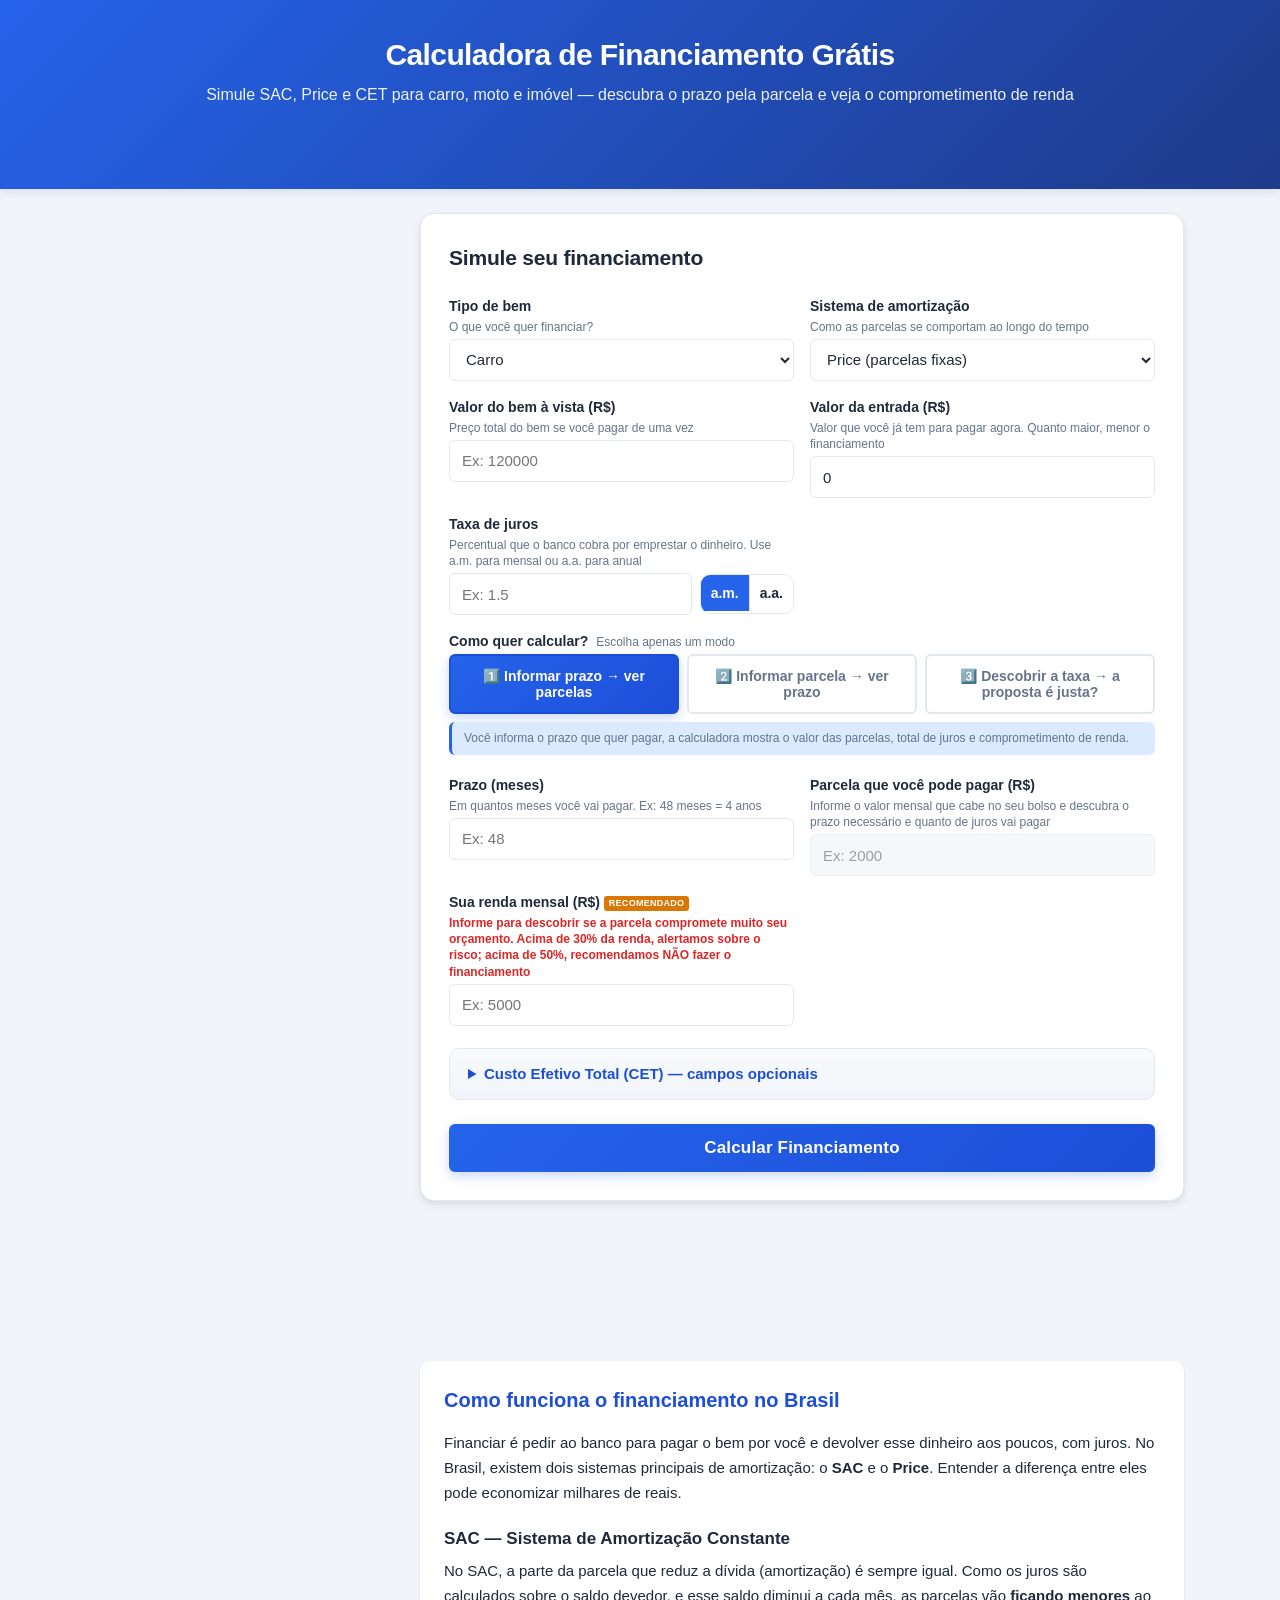
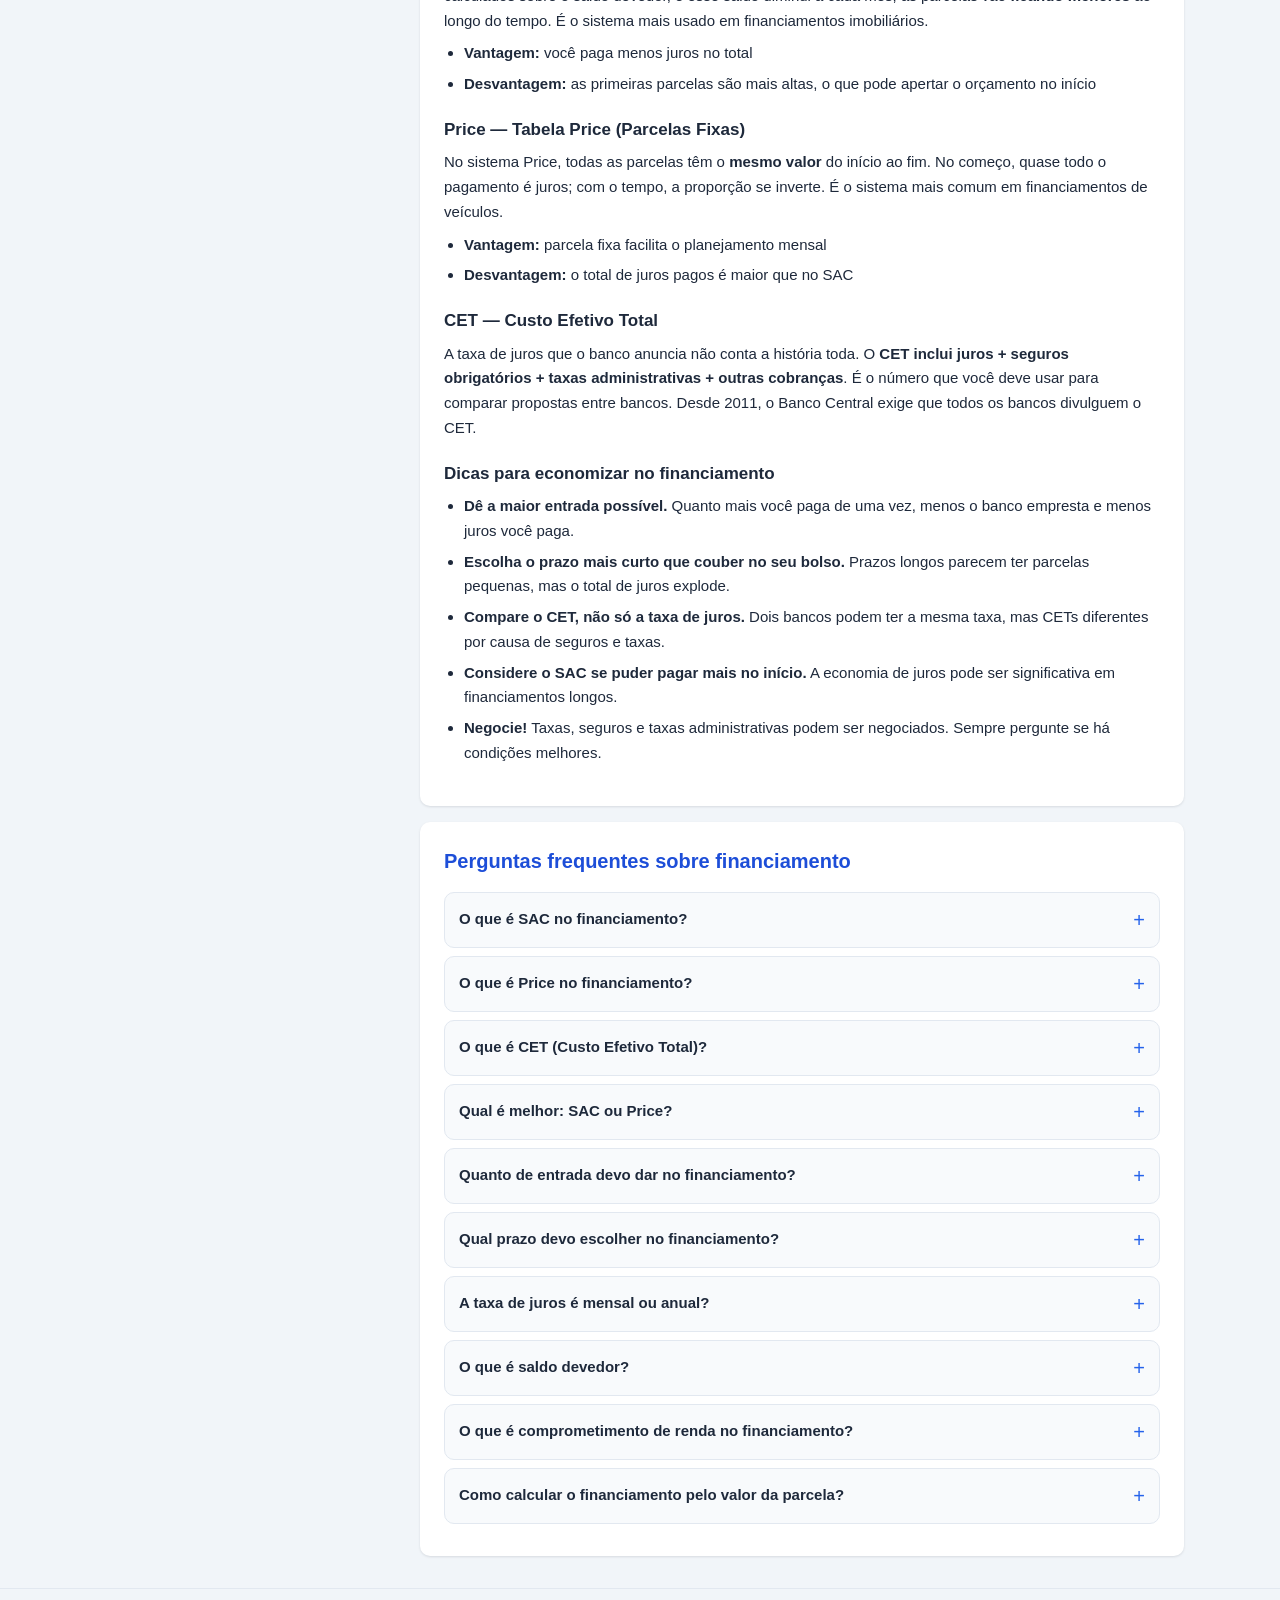
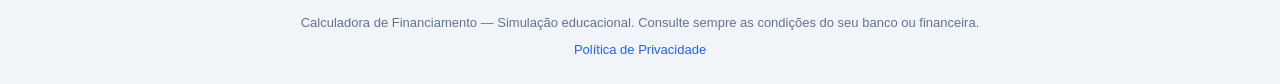
<file: index.html>
<!DOCTYPE html>
<html lang="pt-BR">
<head>
  <meta charset="UTF-8">
  <meta name="viewport" content="width=device-width, initial-scale=1.0">
  <title>Calculadora de Financiamento Grátis — Simule Parcelas, SAC, Price, CET e Comprometimento de Renda</title>
  <meta name="description" content="Calculadora de financiamento grátis com SAC, Price e CET. Simule parcelas de carro, moto e imóvel, descubra o prazo pelo valor da parcela, veja o comprometimento de renda e quanto vai pagar de juros.">
  <meta name="keywords" content="calculadora financiamento, simulador financiamento, financiamento carro, financiamento moto, financiamento imóvel, SAC, Price, tabela price, CET, custo efetivo total, parcelas financiamento, juros financiamento, calculadora financiamento habitacional, simulador financiamento veículo, comprometimento de renda, parcela cabe no bolso, calcular prazo pela parcela">
  <link rel="canonical" href="https://app-financiamento-eta.vercel.app">
  <meta name="google-adsense-account" content="ca-pub-4988165679806481">
  <meta property="og:title" content="Calculadora de Financiamento Grátis — Simule Parcelas e Comprometimento de Renda">
  <meta property="og:description" content="Simule financiamento de carro, moto e imóvel com SAC, Price e CET. Descubra o prazo pela parcela, veja o comprometimento de renda e quanto vai pagar de juros.">
  <meta property="og:type" content="website">
  <meta property="og:locale" content="pt_BR">
  <meta property="og:url" content="https://app-financiamento-eta.vercel.app">
  <meta property="og:site_name" content="Calculadora de Financiamento">
  <meta name="twitter:card" content="summary">
  <meta name="twitter:title" content="Calculadora de Financiamento Grátis — Simule Parcelas e Comprometimento de Renda">
  <meta name="twitter:description" content="Simule financiamento de carro, moto e imóvel com SAC, Price e CET. Descubra o prazo pela parcela e veja o comprometimento de renda.">
  <script type="application/ld+json">
  {
    "@context": "https://schema.org",
    "@type": "WebApplication",
    "name": "Calculadora de Financiamento",
    "url": "https://app-financiamento-eta.vercel.app",
    "description": "Simulador de financiamento brasileiro com SAC, Price e CET para veículos e imóveis",
    "applicationCategory": "FinanceApplication",
    "operatingSystem": "Web Browser",
    "offers": {
      "@type": "Offer",
      "price": "0",
      "priceCurrency": "BRL"
    }
  }
  </script>
  <script type="application/ld+json">
  {
    "@context": "https://schema.org",
    "@type": "FAQPage",
    "mainEntity": [
      {
        "@type": "Question",
        "name": "O que é SAC no financiamento?",
        "acceptedAnswer": {
          "@type": "Answer",
          "text": "SAC (Sistema de Amortização Constante) é um sistema onde a parte de amortização da parcela é sempre igual, mas os juros diminuem ao longo do tempo. Por isso, as parcelas vão ficando menores a cada mês."
        }
      },
      {
        "@type": "Question",
        "name": "O que é Price no financiamento?",
        "acceptedAnswer": {
          "@type": "Answer",
          "text": "O Sistema Price (Tabela Price) é um sistema onde todas as parcelas têm o mesmo valor do início ao fim do financiamento. Isso facilita o planejamento mensal, mas o total de juros pagos costuma ser maior que no SAC."
        }
      },
      {
        "@type": "Question",
        "name": "O que é CET (Custo Efetivo Total)?",
        "acceptedAnswer": {
          "@type": "Answer",
          "text": "O CET é o custo real do financiamento, incluindo não só os juros, mas também seguros obrigatórios, taxas administrativas e outras cobranças. Ele é sempre maior que a taxa de juros nominal e é a melhor forma de comparar propostas de diferentes bancos."
        }
      },
      {
        "@type": "Question",
        "name": "Qual é melhor: SAC ou Price?",
        "acceptedAnswer": {
          "@type": "Answer",
          "text": "No SAC você paga menos juros no total, mas as primeiras parcelas são mais altas. No Price as parcelas são fixas e mais fáceis de planejar, mas o custo total é maior. Use nossa calculadora para comparar os dois e ver qual se adapta melhor ao seu orçamento."
        }
      },
      {
        "@type": "Question",
        "name": "Quanto de entrada devo dar no financiamento?",
        "acceptedAnswer": {
          "@type": "Answer",
          "text": "Recomendamos a maior entrada possível. No mínimo, os bancos costumam exigir 20% para veículos e 20% a 30% para imóveis. Quanto maior a entrada, menor o valor financiado e menor o total de juros pagos."
        }
      },
      {
        "@type": "Question",
        "name": "Qual prazo devo escolher no financiamento?",
        "acceptedAnswer": {
          "@type": "Answer",
          "text": "Escolha o prazo mais curto que caiba no seu orçamento. Prazos longos reduzem a parcela, mas aumentam muito o total de juros. Por exemplo, um financiamento de 48 meses pode custar até 50% menos em juros que um de 72 meses."
        }
      },
      {
        "@type": "Question",
        "name": "A taxa de juros é mensal ou anual?",
        "acceptedAnswer": {
          "@type": "Answer",
          "text": "Depende do banco. Alguns anunciam a taxa anual (a.a.), outros a mensal (a.m.). Para comparar, divida a taxa anual por 12 para ter a equivalente mensal. Por exemplo: 18% a.a. é aproximadamente 1,5% a.m."
        }
      },
      {
        "@type": "Question",
        "name": "O que é saldo devedor?",
        "acceptedAnswer": {
          "@type": "Answer",
          "text": "Saldo devedor é o valor que você ainda deve ao banco. A cada parcela paga, uma parte reduz o saldo devedor (amortização) e outra parte vai para o banco como juros."
        }
      },
      {
        "@type": "Question",
        "name": "O que é comprometimento de renda no financiamento?",
        "acceptedAnswer": {
          "@type": "Answer",
          "text": "É o percentual da sua renda mensal que vai para a parcela do financiamento. Recomenda-se que não ultrapasse 30%. Acima de 50%, o financiamento é considerado insustentável e pode comprometer seu padrão de vida."
        }
      },
      {
        "@type": "Question",
        "name": "Como calcular o financiamento pelo valor da parcela?",
        "acceptedAnswer": {
          "@type": "Answer",
          "text": "Informe o valor que você pode pagar por mês e a calculadora descobre o prazo necessário e o total de juros. Isso ajuda a saber se a parcela cabe no seu bolso antes de fechar o contrato."
        }
      }
    ]
  }
  </script>
  <script type="application/ld+json">
  {
    "@context": "https://schema.org",
    "@type": "BreadcrumbList",
    "itemListElement": [
      {
        "@type": "ListItem",
        "position": 1,
        "name": "Calculadora de Financiamento",
        "item": "https://app-financiamento-eta.vercel.app"
      }
    ]
  }
  </script>
  <link rel="stylesheet" href="style.css">

  <script async src="https://pagead2.googlesyndication.com/pagead/js/adsbygoogle.js?client=ca-pub-4988165679806481" crossorigin="anonymous"></script>
</head>
<body>
  <header>
    <div class="container">
      <h1>Calculadora de Financiamento Grátis</h1>
      <p class="subtitle">Simule SAC, Price e CET para carro, moto e imóvel — descubra o prazo pela parcela e veja o comprometimento de renda</p>
    </div>
    <div class="ad-slot ad-header container">
      <ins class="adsbygoogle"
        style="display:block"
        data-ad-client="ca-pub-4988165679806481"
        data-ad-slot="XXXXXXXXXX"
        data-ad-format="horizontal"
        data-full-width-responsive="true"></ins>
    </div>
  </header>

  <main class="container">
    <div class="layout">
      <aside class="sidebar">
        <div class="ad-slot ad-sidebar">
          <ins class="adsbygoogle"
            style="display:block"
            data-ad-client="ca-pub-4988165679806481"
            data-ad-slot="XXXXXXXXXX"
            data-ad-format="rectangle"></ins>
        </div>
      </aside>

      <div class="content">
        <section class="form-section">
          <h2>Simule seu financiamento</h2>
          <form id="calc-form" novalidate>
            <div class="form-grid">
              <div class="form-group">
                <label for="tipo-bem">Tipo de bem</label>
                <span class="hint">O que você quer financiar?</span>
                <select id="tipo-bem" required>
                  <option value="carro">Carro</option>
                  <option value="moto">Moto</option>
                  <option value="imovel">Imóvel</option>
                  <option value="outro">Outro</option>
                </select>
              </div>

              <div class="form-group">
                <label for="sistema">Sistema de amortização</label>
                <span class="hint">Como as parcelas se comportam ao longo do tempo</span>
                <select id="sistema" required>
                  <option value="price">Price (parcelas fixas)</option>
                  <option value="sac">SAC (parcelas decrescentes)</option>
                  <option value="comparar">Comparar SAC vs Price</option>
                </select>
              </div>

              <div class="form-group">
                <label for="valor-vista">Valor do bem à vista (R$)</label>
                <span class="hint">Preço total do bem se você pagar de uma vez</span>
                <input type="number" id="valor-vista" min="0" step="0.01" placeholder="Ex: 120000" required>
              </div>

              <div class="form-group">
                <label for="entrada">Valor da entrada (R$)</label>
                <span class="hint">Valor que você já tem para pagar agora. Quanto maior, menor o financiamento</span>
                <input type="number" id="entrada" min="0" step="0.01" value="0" placeholder="Ex: 30000" required>
              </div>

              <div class="form-group">
                <label for="taxa-juros">Taxa de juros</label>
                <span class="hint">Percentual que o banco cobra por emprestar o dinheiro. Use a.m. para mensal ou a.a. para anual</span>
                <div class="input-row">
                  <input type="number" id="taxa-juros" min="0" step="0.01" placeholder="Ex: 1.5" required>
                  <div class="toggle-group">
                    <input type="radio" name="periodo-taxa" id="taxa-mensal" value="monthly" checked>
                    <label for="taxa-mensal" class="toggle-label">a.m.</label>
                    <input type="radio" name="periodo-taxa" id="taxa-anual" value="annual">
                    <label for="taxa-anual" class="toggle-label">a.a.</label>
                  </div>
                </div>
              </div>

              <div class="form-group full-width">
                <label>Como quer calcular? <span class="hint-inline">Escolha apenas um modo</span></label>
                <div class="mode-buttons">
                  <button type="button" class="mode-btn active" id="btn-prazo">1️⃣ Informar prazo → ver parcelas</button>
                  <button type="button" class="mode-btn" id="btn-parcela">2️⃣ Informar parcela → ver prazo</button>
                  <button type="button" class="mode-btn" id="btn-taxa">3️⃣ Descobrir a taxa → a proposta é justa?</button>
                </div>
                <span class="hint mode-hint" id="mode-hint">Você informa o prazo que quer pagar, a calculadora mostra o valor das parcelas, total de juros e comprometimento de renda.</span>
              </div>

              <div class="form-group" id="group-prazo">
                <label for="prazo">Prazo (meses)</label>
                <span class="hint" id="prazo-hint">Em quantos meses você vai pagar. Ex: 48 meses = 4 anos</span>
                <input type="number" id="prazo" min="1" max="420" placeholder="Ex: 48">
              </div>

              <div class="form-group" id="group-parcela">
                <label for="parcela-desejada" id="parcela-label">Parcela que você pode pagar (R$)</label>
                <span class="hint" id="parcela-hint">Informe o valor mensal que cabe no seu bolso e descubra o prazo necessário e quanto de juros vai pagar</span>
                <input type="number" id="parcela-desejada" min="0" step="0.01" placeholder="Ex: 2000">
              </div>

              <div class="form-group">
                <label for="renda-mensal">Sua renda mensal (R$) <span class="optional-tag">recomendado</span></label>
                <span class="hint hint-important">Informe para descobrir se a parcela compromete muito seu orçamento. Acima de 30% da renda, alertamos sobre o risco; acima de 50%, recomendamos NÃO fazer o financiamento</span>
                <input type="number" id="renda-mensal" min="0" step="0.01" placeholder="Ex: 5000">
              </div>
            </div>

            <details class="cet-section">
              <summary>Custo Efetivo Total (CET) — campos opcionais</summary>
              <p class="cet-hint">O CET é o custo real do financiamento. Ele inclui não só os juros, mas também seguros e taxas que o banco cobra. Preencha se quiser saber o custo total real do seu contrato.</p>
              <div class="form-grid">
                <div class="form-group">
                  <label for="seguro-mip">Seguro MIP (R$/mês)</label>
                  <span class="hint">Morte e Invalidez Permanente — seguro obrigatório em imóveis que quita a dívida se algo acontecer com você</span>
                  <input type="number" id="seguro-mip" min="0" step="0.01" value="0">
                </div>
                <div class="form-group">
                  <label for="seguro-dfi">Seguro DFI (R$/mês)</label>
                  <span class="hint">Danos Físicos ao Imóvel — seguro contra incêndio, desabamento etc. Obrigatório em financiamento imobiliário</span>
                  <input type="number" id="seguro-dfi" min="0" step="0.01" value="0">
                </div>
                <div class="form-group">
                  <label for="taxa-adm">Taxa administrativa (R$/mês)</label>
                  <span class="hint">Taxa mensal que o banco cobra para manter o contrato ativo</span>
                  <input type="number" id="taxa-adm" min="0" step="0.01" value="0">
                </div>
                <div class="form-group">
                  <label for="taxa-abertura">Tx. abert. crédito (R$ único)</label>
                  <span class="hint">Taxa cobrada uma única vez na assinatura do contrato, descontada do valor liberado</span>
                  <input type="number" id="taxa-abertura" min="0" step="0.01" value="0">
                </div>
              </div>
            </details>

            <div id="form-error" class="form-error hidden" role="alert"></div>

            <button type="submit" class="btn-primary">Calcular Financiamento</button>
          </form>
        </section>

        <div class="ad-slot ad-mid">
          <ins class="adsbygoogle"
            style="display:block"
            data-ad-client="ca-pub-4988165679806481"
            data-ad-slot="XXXXXXXXXX"
            data-ad-format="auto"
            data-full-width-responsive="true"></ins>
        </div>

        <section id="results" class="results hidden" aria-live="polite"></section>

        <div class="ad-slot ad-bottom">
          <ins class="adsbygoogle"
            style="display:block"
            data-ad-client="ca-pub-4988165679806481"
            data-ad-slot="XXXXXXXXXX"
            data-ad-format="auto"
            data-full-width-responsive="true"></ins>
        </div>

        <section class="content-section">
          <h2>Como funciona o financiamento no Brasil</h2>
          <p>Financiar é pedir ao banco para pagar o bem por você e devolver esse dinheiro aos poucos, com juros. No Brasil, existem dois sistemas principais de amortização: o <strong>SAC</strong> e o <strong>Price</strong>. Entender a diferença entre eles pode economizar milhares de reais.</p>

          <h3>SAC — Sistema de Amortização Constante</h3>
          <p>No SAC, a parte da parcela que reduz a dívida (amortização) é sempre igual. Como os juros são calculados sobre o saldo devedor, e esse saldo diminui a cada mês, as parcelas vão <strong>ficando menores</strong> ao longo do tempo. É o sistema mais usado em financiamentos imobiliários.</p>
          <ul>
            <li><strong>Vantagem:</strong> você paga menos juros no total</li>
            <li><strong>Desvantagem:</strong> as primeiras parcelas são mais altas, o que pode apertar o orçamento no início</li>
          </ul>

          <h3>Price — Tabela Price (Parcelas Fixas)</h3>
          <p>No sistema Price, todas as parcelas têm o <strong>mesmo valor</strong> do início ao fim. No começo, quase todo o pagamento é juros; com o tempo, a proporção se inverte. É o sistema mais comum em financiamentos de veículos.</p>
          <ul>
            <li><strong>Vantagem:</strong> parcela fixa facilita o planejamento mensal</li>
            <li><strong>Desvantagem:</strong> o total de juros pagos é maior que no SAC</li>
          </ul>

          <h3>CET — Custo Efetivo Total</h3>
          <p>A taxa de juros que o banco anuncia não conta a história toda. O <strong>CET inclui juros + seguros obrigatórios + taxas administrativas + outras cobranças</strong>. É o número que você deve usar para comparar propostas entre bancos. Desde 2011, o Banco Central exige que todos os bancos divulguem o CET.</p>

          <h3>Dicas para economizar no financiamento</h3>
          <ul>
            <li><strong>Dê a maior entrada possível.</strong> Quanto mais você paga de uma vez, menos o banco empresta e menos juros você paga.</li>
            <li><strong>Escolha o prazo mais curto que couber no seu bolso.</strong> Prazos longos parecem ter parcelas pequenas, mas o total de juros explode.</li>
            <li><strong>Compare o CET, não só a taxa de juros.</strong> Dois bancos podem ter a mesma taxa, mas CETs diferentes por causa de seguros e taxas.</li>
            <li><strong>Considere o SAC se puder pagar mais no início.</strong> A economia de juros pode ser significativa em financiamentos longos.</li>
            <li><strong>Negocie!</strong> Taxas, seguros e taxas administrativas podem ser negociados. Sempre pergunte se há condições melhores.</li>
          </ul>
        </section>

        <section class="content-section faq-section">
          <h2>Perguntas frequentes sobre financiamento</h2>

          <details class="faq-item">
            <summary>O que é SAC no financiamento?</summary>
            <p>SAC (Sistema de Amortização Constante) é um sistema onde a parte de amortização da parcela é sempre igual, mas os juros diminuem ao longo do tempo. Por isso, as parcelas vão ficando menores a cada mês.</p>
          </details>

          <details class="faq-item">
            <summary>O que é Price no financiamento?</summary>
            <p>O Sistema Price (Tabela Price) é um sistema onde todas as parcelas têm o mesmo valor do início ao fim do financiamento. Isso facilita o planejamento mensal, mas o total de juros pagos costuma ser maior que no SAC.</p>
          </details>

          <details class="faq-item">
            <summary>O que é CET (Custo Efetivo Total)?</summary>
            <p>O CET é o custo real do financiamento, incluindo não só os juros, mas também seguros obrigatórios, taxas administrativas e outras cobranças. Ele é sempre maior que a taxa de juros nominal e é a melhor forma de comparar propostas de diferentes bancos.</p>
          </details>

          <details class="faq-item">
            <summary>Qual é melhor: SAC ou Price?</summary>
            <p>No SAC você paga menos juros no total, mas as primeiras parcelas são mais altas. No Price as parcelas são fixas e mais fáceis de planejar, mas o custo total é maior. Use nossa calculadora para comparar os dois e ver qual se adapta melhor ao seu orçamento.</p>
          </details>

          <details class="faq-item">
            <summary>Quanto de entrada devo dar no financiamento?</summary>
            <p>Recomendamos a maior entrada possível. No mínimo, os bancos costumam exigir 20% para veículos e 20% a 30% para imóveis. Quanto maior a entrada, menor o valor financiado e menor o total de juros pagos.</p>
          </details>

          <details class="faq-item">
            <summary>Qual prazo devo escolher no financiamento?</summary>
            <p>Escolha o prazo mais curto que caiba no seu orçamento. Prazos longos reduzem a parcela, mas aumentam muito o total de juros. Por exemplo, um financiamento de 48 meses pode custar até 50% menos em juros que um de 72 meses, para a mesma taxa.</p>
          </details>

          <details class="faq-item">
            <summary>A taxa de juros é mensal ou anual?</summary>
            <p>Depende do banco. Alguns anunciam a taxa anual (a.a.), outros a mensal (a.m.). Para comparar, divida a taxa anual por 12 para ter a equivalente mensal. Por exemplo: 18% a.a. ≈ 1,5% a.m. Essa conversão é aproximada — a taxa mensal real é ligeiramente menor.</p>
          </details>

          <details class="faq-item">
            <summary>O que é saldo devedor?</summary>
            <p>Saldo devedor é o valor que você ainda deve ao banco. A cada parcela paga, uma parte reduz o saldo devedor (amortização) e outra parte vai para o banco como juros. Acompanhar o saldo devedor ajuda a entender quanto ainda falta pagar.</p>
          </details>

          <details class="faq-item">
            <summary>O que é comprometimento de renda no financiamento?</summary>
            <p>É o percentual da sua renda mensal que vai para a parcela do financiamento. Recomenda-se que não ultrapasse 30% da sua renda. Acima de 50%, o financiamento é considerado insustentável e pode comprometer severamente seu padrão de vida e capacidade de poupança.</p>
          </details>

          <details class="faq-item">
            <summary>Como calcular o financiamento pelo valor da parcela?</summary>
            <p>Use o modo "Por parcela" na calculadora. Informe o valor que você pode pagar por mês e a ferramenta descobre automaticamente o prazo necessário e o total de juros. Assim você sabe se a parcela realmente cabe no seu bolso antes de fechar o contrato.</p>
          </details>
        </section>
      </div>
    </div>
  </main>

  <footer>
    <div class="container">
      <p>Calculadora de Financiamento — Simulação educacional. Consulte sempre as condições do seu banco ou financeira.</p>
      <p class="footer-links"><a href="privacidade.html">Política de Privacidade</a></p>
    </div>
  </footer>

  <script src="app.js"></script>
</body>
</html>
</file>
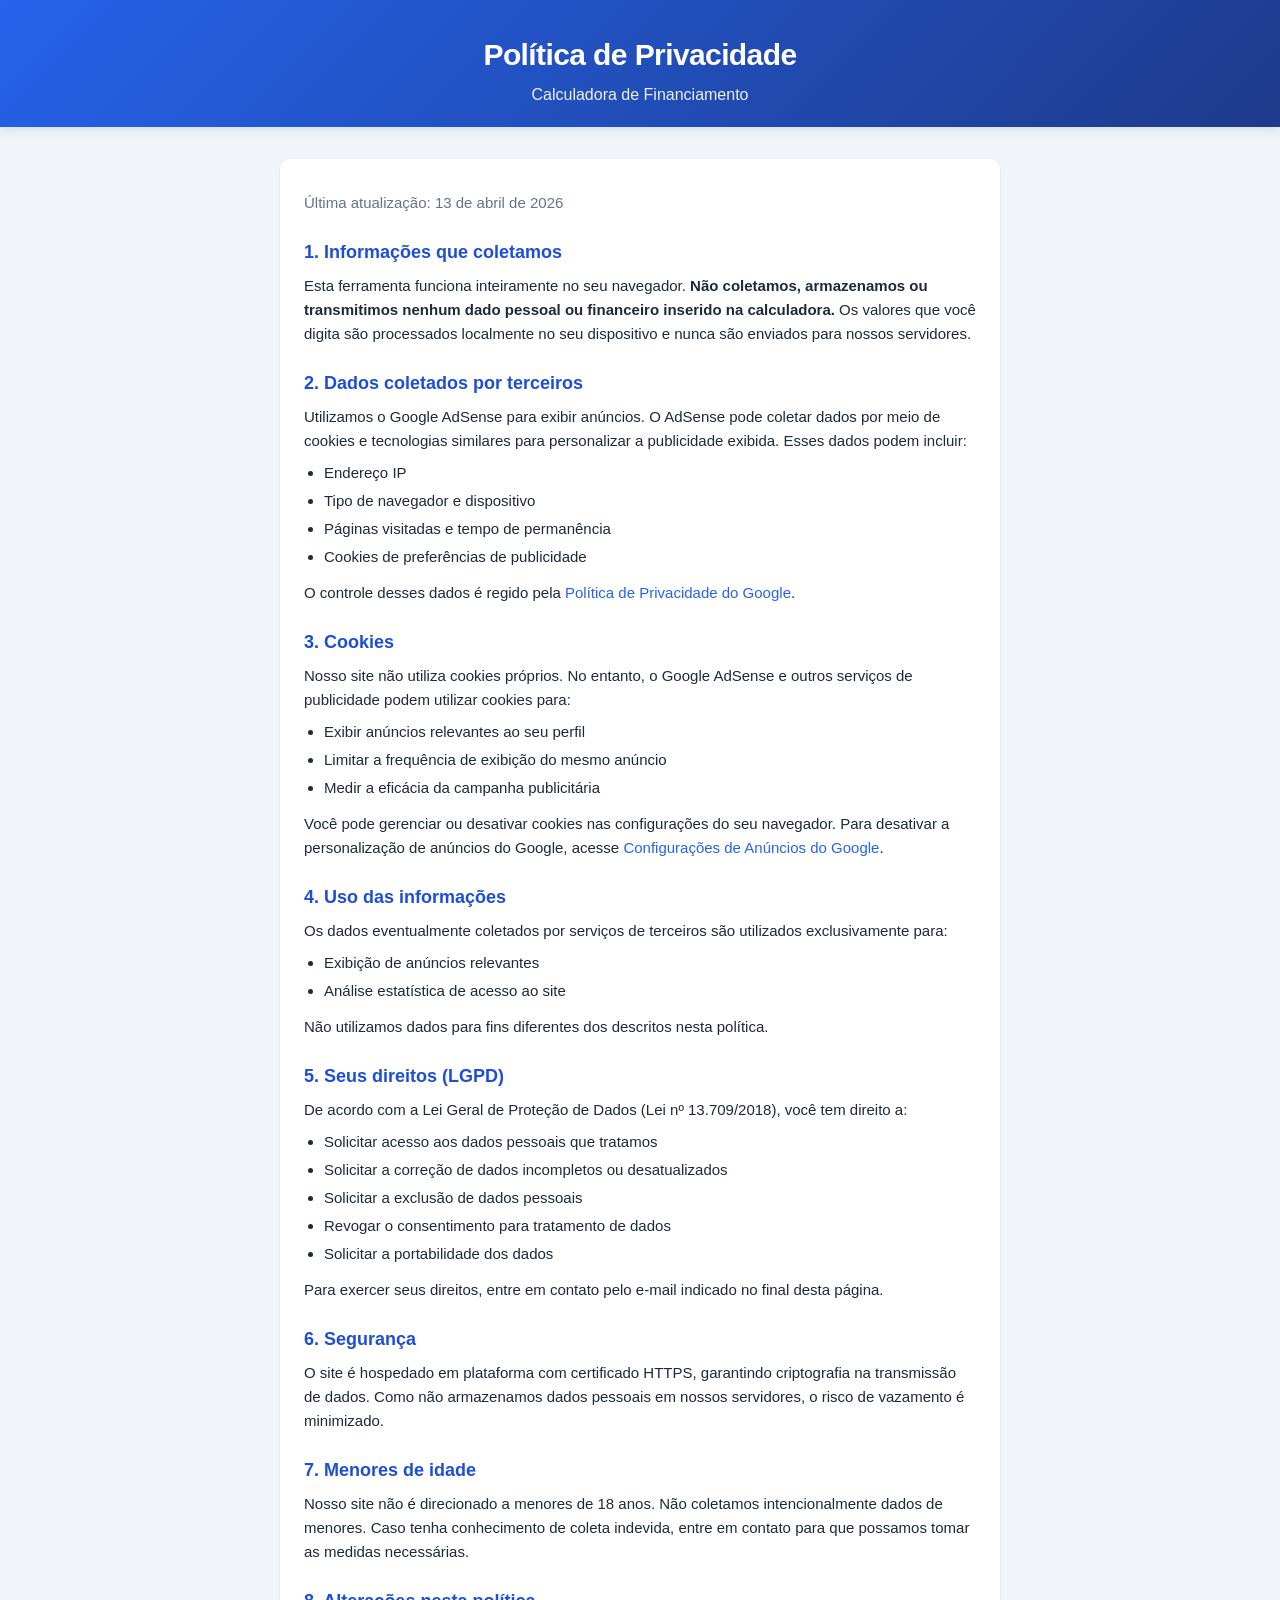
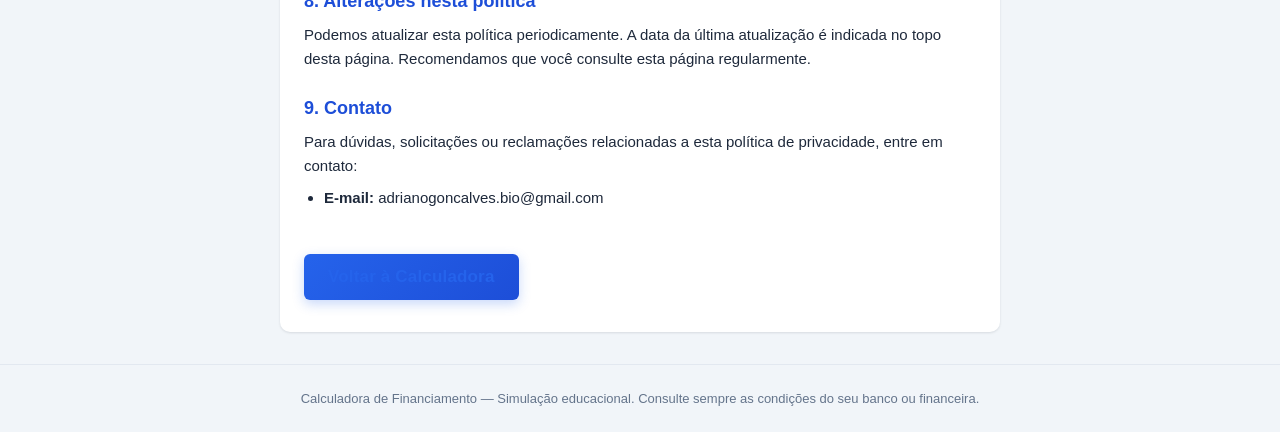
<file: privacidade.html>
<!DOCTYPE html>
<html lang="pt-BR">
<head>
  <meta charset="UTF-8">
  <meta name="viewport" content="width=device-width, initial-scale=1.0">
  <title>Política de Privacidade — Calculadora de Financiamento</title>
  <meta name="description" content="Política de privacidade da Calculadora de Financiamento. Saiba como tratamos seus dados.">
  <meta name="robots" content="noindex">
  <meta name="google-adsense-account" content="ca-pub-4988165679806481">
  <link rel="canonical" href="https://app-financiamento-eta.vercel.app/privacidade.html">
  <link rel="stylesheet" href="style.css">
  <script async src="https://pagead2.googlesyndication.com/pagead/js/adsbygoogle.js?client=ca-pub-4988165679806481" crossorigin="anonymous"></script>
</head>
<body>
  <header>
    <div class="container">
      <h1>Política de Privacidade</h1>
      <p class="subtitle">Calculadora de Financiamento</p>
    </div>
  </header>

  <main class="container">
    <div class="privacy-content">
      <p class="privacy-updated">Última atualização: 13 de abril de 2026</p>

      <h2>1. Informações que coletamos</h2>
      <p>Esta ferramenta funciona inteiramente no seu navegador. <strong>Não coletamos, armazenamos ou transmitimos nenhum dado pessoal ou financeiro inserido na calculadora.</strong> Os valores que você digita são processados localmente no seu dispositivo e nunca são enviados para nossos servidores.</p>

      <h2>2. Dados coletados por terceiros</h2>
      <p>Utilizamos o Google AdSense para exibir anúncios. O AdSense pode coletar dados por meio de cookies e tecnologias similares para personalizar a publicidade exibida. Esses dados podem incluir:</p>
      <ul>
        <li>Endereço IP</li>
        <li>Tipo de navegador e dispositivo</li>
        <li>Páginas visitadas e tempo de permanência</li>
        <li>Cookies de preferências de publicidade</li>
      </ul>
      <p>O controle desses dados é regido pela <a href="https://policies.google.com/privacy" target="_blank" rel="noopener">Política de Privacidade do Google</a>.</p>

      <h2>3. Cookies</h2>
      <p>Nosso site não utiliza cookies próprios. No entanto, o Google AdSense e outros serviços de publicidade podem utilizar cookies para:</p>
      <ul>
        <li>Exibir anúncios relevantes ao seu perfil</li>
        <li>Limitar a frequência de exibição do mesmo anúncio</li>
        <li>Medir a eficácia da campanha publicitária</li>
      </ul>
      <p>Você pode gerenciar ou desativar cookies nas configurações do seu navegador. Para desativar a personalização de anúncios do Google, acesse <a href="https://adssettings.google.com" target="_blank" rel="noopener">Configurações de Anúncios do Google</a>.</p>

      <h2>4. Uso das informações</h2>
      <p>Os dados eventualmente coletados por serviços de terceiros são utilizados exclusivamente para:</p>
      <ul>
        <li>Exibição de anúncios relevantes</li>
        <li>Análise estatística de acesso ao site</li>
      </ul>
      <p>Não utilizamos dados para fins diferentes dos descritos nesta política.</p>

      <h2>5. Seus direitos (LGPD)</h2>
      <p>De acordo com a Lei Geral de Proteção de Dados (Lei nº 13.709/2018), você tem direito a:</p>
      <ul>
        <li>Solicitar acesso aos dados pessoais que tratamos</li>
        <li>Solicitar a correção de dados incompletos ou desatualizados</li>
        <li>Solicitar a exclusão de dados pessoais</li>
        <li>Revogar o consentimento para tratamento de dados</li>
        <li>Solicitar a portabilidade dos dados</li>
      </ul>
      <p>Para exercer seus direitos, entre em contato pelo e-mail indicado no final desta página.</p>

      <h2>6. Segurança</h2>
      <p>O site é hospedado em plataforma com certificado HTTPS, garantindo criptografia na transmissão de dados. Como não armazenamos dados pessoais em nossos servidores, o risco de vazamento é minimizado.</p>

      <h2>7. Menores de idade</h2>
      <p>Nosso site não é direcionado a menores de 18 anos. Não coletamos intencionalmente dados de menores. Caso tenha conhecimento de coleta indevida, entre em contato para que possamos tomar as medidas necessárias.</p>

      <h2>8. Alterações nesta política</h2>
      <p>Podemos atualizar esta política periodicamente. A data da última atualização é indicada no topo desta página. Recomendamos que você consulte esta página regularmente.</p>

      <h2>9. Contato</h2>
      <p>Para dúvidas, solicitações ou reclamações relacionadas a esta política de privacidade, entre em contato:</p>
      <ul>
        <li><strong>E-mail:</strong> adrianogoncalves.bio@gmail.com</li>
      </ul>

      <a href="index.html" class="btn-primary privacy-back">Voltar à Calculadora</a>
    </div>
  </main>

  <footer>
    <div class="container">
      <p>Calculadora de Financiamento — Simulação educacional. Consulte sempre as condições do seu banco ou financeira.</p>
    </div>
  </footer>
</body>
</html>
</file>
<file: style.css>
:root {
  --primary: #2563eb;
  --primary-dark: #1d4ed8;
  --primary-darker: #1e3a8a;
  --primary-light: #dbeafe;
  --success: #059669;
  --success-dark: #065f46;
  --success-light: #d1fae5;
  --danger: #dc2626;
  --danger-dark: #991b1b;
  --danger-darker: #7f1d1d;
  --danger-light: #fee2e2;
  --warning: #d97706;
  --warning-dark: #92400e;
  --warning-light: #fef3c7;
  --info: #0284c7;
  --info-light: #e0f2fe;
  --bg: #f1f5f9;
  --surface: #ffffff;
  --text: #1e293b;
  --text-muted: #64748b;
  --border: #e2e8f0;
  --shadow-sm: 0 1px 2px rgba(15, 23, 42, 0.04);
  --shadow: 0 1px 3px rgba(15, 23, 42, 0.08), 0 1px 2px rgba(15, 23, 42, 0.04);
  --shadow-md: 0 4px 10px rgba(15, 23, 42, 0.08), 0 2px 4px rgba(15, 23, 42, 0.04);
  --shadow-lg: 0 10px 25px rgba(15, 23, 42, 0.10), 0 4px 10px rgba(15, 23, 42, 0.05);
  --radius: 10px;
  --radius-sm: 6px;
  --radius-lg: 14px;
  --transition: 0.18s ease;
}

*,
*::before,
*::after {
  box-sizing: border-box;
  margin: 0;
  padding: 0;
}

body {
  font-family: -apple-system, BlinkMacSystemFont, "Segoe UI", Roboto, "Helvetica Neue", Arial, sans-serif;
  background: var(--bg);
  color: var(--text);
  line-height: 1.5;
  min-height: 100vh;
  -webkit-font-smoothing: antialiased;
  -moz-osx-font-smoothing: grayscale;
}

.container {
  max-width: 1120px;
  margin: 0 auto;
  padding: 0 16px;
}

.hidden {
  display: none !important;
}

header {
  background: linear-gradient(135deg, var(--primary) 0%, var(--primary-darker) 100%);
  color: #fff;
  padding: 32px 0 20px;
  text-align: center;
  box-shadow: 0 2px 10px rgba(30, 58, 138, 0.15);
}

header h1 {
  font-size: 1.875rem;
  font-weight: 800;
  letter-spacing: -0.02em;
}

header .subtitle {
  font-size: 1rem;
  opacity: 0.92;
  margin-top: 6px;
  font-weight: 400;
}

.layout {
  display: flex;
  gap: 24px;
  margin-top: 24px;
  align-items: flex-start;
}

.sidebar {
  width: 300px;
  flex-shrink: 0;
  position: sticky;
  top: 16px;
}

.content {
  flex: 1;
  min-width: 0;
}

.form-section {
  background: var(--surface);
  border-radius: var(--radius-lg);
  box-shadow: var(--shadow-md);
  padding: 28px;
  border: 1px solid var(--border);
}

.form-section h2 {
  font-size: 1.3125rem;
  margin-bottom: 22px;
  font-weight: 700;
  letter-spacing: -0.01em;
}

.form-grid {
  display: grid;
  grid-template-columns: 1fr 1fr;
  gap: 16px;
}

.form-group {
  display: flex;
  flex-direction: column;
}

.form-group label {
  font-size: 0.875rem;
  font-weight: 600;
  margin-bottom: 2px;
  color: var(--text);
}

.form-group .hint {
  font-size: 0.75rem;
  color: var(--text-muted);
  margin-bottom: 4px;
  line-height: 1.35;
}

.form-group .hint-important {
  color: var(--danger);
  font-weight: 600;
}

.optional-tag {
  display: inline-block;
  background: var(--warning);
  color: #fff;
  font-size: 0.5625rem;
  font-weight: 700;
  padding: 1px 5px;
  border-radius: 3px;
  vertical-align: middle;
  text-transform: uppercase;
  letter-spacing: 0.03em;
}

.form-group input[type="number"],
.form-group select {
  height: 42px;
  padding: 0 12px;
  border: 1.5px solid var(--border);
  border-radius: var(--radius-sm);
  font-size: 0.9375rem;
  background: #fff;
  color: var(--text);
  transition: border-color var(--transition), box-shadow var(--transition);
}

.form-group input[type="number"]:hover,
.form-group select:hover {
  border-color: #cbd5e1;
}

.form-group input[type="number"]:focus,
.form-group select:focus {
  outline: none;
  border-color: var(--primary);
  box-shadow: 0 0 0 3px var(--primary-light);
}

.form-group input[type="number"]:disabled {
  background: #f1f5f9;
  color: var(--text-muted);
  cursor: not-allowed;
  opacity: 0.7;
}

.form-group.full-width {
  grid-column: 1 / -1;
}

.hint-inline {
  font-size: 0.75rem;
  font-weight: 400;
  color: var(--text-muted);
  margin-left: 4px;
}

.mode-buttons {
  display: flex;
  gap: 8px;
  flex-wrap: wrap;
}

.mode-buttons .mode-btn {
  min-width: 180px;
}

.mode-hint {
  display: block;
  margin-top: 8px;
  padding: 8px 12px;
  background: var(--primary-light);
  border-left: 3px solid var(--primary);
  border-radius: var(--radius-sm);
  color: var(--text);
  font-size: 0.8125rem;
  line-height: 1.4;
}

.mode-btn {
  flex: 1;
  padding: 12px 14px;
  border: 2px solid var(--border);
  border-radius: var(--radius-sm);
  background: #fff;
  color: var(--text-muted);
  font-size: 0.875rem;
  font-weight: 600;
  cursor: pointer;
  transition: all var(--transition);
  text-align: center;
}

.mode-btn:hover {
  border-color: var(--primary);
  color: var(--primary);
  background: var(--primary-light);
}

.mode-btn.active {
  background: linear-gradient(135deg, var(--primary) 0%, var(--primary-dark) 100%);
  border-color: var(--primary-dark);
  color: #fff;
  box-shadow: 0 4px 12px rgba(37, 99, 235, 0.25);
}

.input-row {
  display: flex;
  gap: 8px;
  align-items: center;
}

.input-row input[type="number"] {
  flex: 1;
}

.toggle-group {
  display: flex;
  border: 1px solid var(--border);
  border-radius: var(--radius);
  overflow: hidden;
  height: 40px;
}

.toggle-group input[type="radio"] {
  position: absolute;
  opacity: 0;
  width: 0;
  height: 0;
  pointer-events: none;
}

.toggle-label {
  padding: 0 10px;
  display: flex;
  align-items: center;
  font-size: 0.8125rem;
  font-weight: 600;
  cursor: pointer;
  background: #fff;
  color: var(--text-muted);
  transition: background 0.15s, color 0.15s;
  white-space: nowrap;
  border-right: 1px solid var(--border);
}

.mode-toggle .toggle-label {
  padding: 0 12px;
  font-size: 0.75rem;
}

.toggle-label:last-of-type {
  border-right: none;
}

.toggle-group input[type="radio"]:checked + .toggle-label {
  background: var(--primary);
  color: #fff;
}

.cet-section {
  margin-top: 22px;
  border: 1.5px solid var(--border);
  border-radius: var(--radius);
  padding: 14px 18px;
  background: linear-gradient(180deg, #f8fafc 0%, #f1f5f9 100%);
  transition: border-color var(--transition);
}

.cet-section[open] {
  border-color: var(--primary);
}

.cet-section summary {
  cursor: pointer;
  font-weight: 700;
  font-size: 0.9375rem;
  color: var(--primary-dark);
  user-select: none;
}

.cet-section summary:hover {
  color: var(--primary);
}

.cet-hint {
  font-size: 0.8125rem;
  color: var(--text-muted);
  margin: 8px 0 12px;
}

.cet-section .form-grid {
  margin-top: 0;
}

.form-error {
  background: var(--danger-light);
  color: var(--danger);
  border-radius: var(--radius);
  padding: 10px 14px;
  font-size: 0.875rem;
  font-weight: 600;
  margin-top: 16px;
}

.btn-primary {
  display: block;
  width: 100%;
  margin-top: 24px;
  padding: 14px;
  background: linear-gradient(135deg, var(--primary) 0%, var(--primary-dark) 100%);
  color: #fff;
  font-size: 1.0625rem;
  font-weight: 700;
  border: none;
  border-radius: var(--radius-sm);
  cursor: pointer;
  transition: transform var(--transition), box-shadow var(--transition), background var(--transition);
  box-shadow: 0 4px 12px rgba(37, 99, 235, 0.25);
  letter-spacing: 0.01em;
}

.btn-primary:hover {
  background: linear-gradient(135deg, var(--primary-dark) 0%, var(--primary-darker) 100%);
  box-shadow: 0 6px 18px rgba(30, 58, 138, 0.32);
  transform: translateY(-1px);
}

.btn-primary:active {
  transform: translateY(0);
  box-shadow: 0 2px 8px rgba(37, 99, 235, 0.2);
}

.ad-slot {
  text-align: center;
  margin: 16px 0;
  min-height: 50px;
}

.ad-header {
  margin-top: 12px;
  margin-bottom: 0;
}

.ad-sidebar {
  min-height: 250px;
}

.results {
  background: var(--surface);
  border-radius: var(--radius-lg);
  box-shadow: var(--shadow-md);
  padding: 28px;
  margin-top: 16px;
  border: 1px solid var(--border);
  animation: fadeInUp 0.35s ease;
}

@keyframes fadeInUp {
  from { opacity: 0; transform: translateY(8px); }
  to { opacity: 1; transform: translateY(0); }
}

.results h2 {
  font-size: 1.375rem;
  margin-bottom: 18px;
  font-weight: 800;
  letter-spacing: -0.01em;
}

.results h3 {
  font-size: 1.0625rem;
  margin: 20px 0 12px;
  font-weight: 700;
}

.summary-cards {
  display: grid;
  grid-template-columns: repeat(auto-fit, minmax(170px, 1fr));
  gap: 14px;
  margin-bottom: 8px;
}

.card {
  background: linear-gradient(180deg, #ffffff 0%, #f8fafc 100%);
  border: 1px solid var(--border);
  border-radius: var(--radius);
  padding: 16px;
  display: flex;
  flex-direction: column;
  gap: 6px;
  transition: transform var(--transition), box-shadow var(--transition);
  box-shadow: var(--shadow-sm);
}

.card:hover {
  transform: translateY(-2px);
  box-shadow: var(--shadow-md);
}

.card.highlight-danger {
  border-color: var(--danger);
  background: linear-gradient(180deg, #fff5f5 0%, var(--danger-light) 100%);
}

.card.highlight-warning {
  border-color: var(--warning);
  background: linear-gradient(180deg, #fffbeb 0%, var(--warning-light) 100%);
}

.card-label {
  font-size: 0.75rem;
  font-weight: 700;
  text-transform: uppercase;
  letter-spacing: 0.04em;
  color: var(--text-muted);
}

.card.highlight-danger .card-label,
.card.highlight-warning .card-label,
.card.highlight-success .card-label {
  color: var(--text);
}

.card.highlight-success {
  border-color: var(--success);
  background: var(--success-light);
}

.card-value {
  font-size: 1.1875rem;
  font-weight: 800;
  color: var(--text);
  letter-spacing: -0.01em;
}

.card-hint {
  display: inline-flex;
  align-items: center;
  justify-content: center;
  width: 14px;
  height: 14px;
  font-size: 0.625rem;
  font-weight: 700;
  border-radius: 50%;
  background: var(--border);
  color: var(--text-muted);
  cursor: help;
  vertical-align: middle;
  margin-left: 2px;
}

.card-explain {
  font-size: 0.6875rem;
  color: var(--text-muted);
  line-height: 1.3;
}

.comparison {
  display: grid;
  grid-template-columns: 1fr 1fr;
  gap: 16px;
  margin-bottom: 8px;
}

.comp-col {
  border: 2px solid var(--border);
  border-radius: var(--radius);
  padding: 18px;
  background: linear-gradient(180deg, #ffffff 0%, #f8fafc 100%);
  box-shadow: var(--shadow-sm);
  transition: transform var(--transition), box-shadow var(--transition);
  position: relative;
}

.comp-col:hover {
  transform: translateY(-2px);
  box-shadow: var(--shadow-md);
}

.comp-col.cheaper {
  border-color: var(--success);
  background: linear-gradient(180deg, #f0fdf4 0%, var(--success-light) 100%);
  box-shadow: 0 4px 12px rgba(5, 150, 105, 0.15);
}

.comp-col h3 {
  margin: 0 0 12px;
  font-size: 1.0625rem;
}

.comp-col h3 small {
  font-weight: 400;
  font-size: 0.8125rem;
  color: var(--text-muted);
}

.comp-metrics {
  display: flex;
  flex-direction: column;
  gap: 8px;
}

.comp-metric {
  display: flex;
  justify-content: space-between;
  align-items: baseline;
  gap: 8px;
  font-size: 0.875rem;
  flex-wrap: wrap;
}

.comp-metric:has(.comp-metric-explain) {
  flex-direction: column;
  gap: 0;
}

.comp-metric:has(.comp-metric-explain) .comp-metric-label,
.comp-metric:has(.comp-metric-explain) .comp-metric-value {
  display: inline;
}

.comp-metric-label {
  color: var(--text-muted);
}

.comp-metric-value {
  font-weight: 700;
}

.comp-metric-hint {
  display: inline-flex;
  align-items: center;
  justify-content: center;
  width: 13px;
  height: 13px;
  font-size: 0.5625rem;
  font-weight: 700;
  border-radius: 50%;
  background: var(--border);
  color: var(--text-muted);
  cursor: help;
  vertical-align: middle;
  margin-left: 2px;
}

.comp-metric-explain {
  font-size: 0.6875rem;
  color: var(--text-muted);
  line-height: 1.3;
  grid-column: 1 / -1;
}

.economy-badge {
  margin-top: 12px;
  background: var(--success);
  color: #fff;
  padding: 8px 12px;
  border-radius: var(--radius);
  font-size: 0.875rem;
  font-weight: 700;
  text-align: center;
}

.table-tabs {
  display: flex;
  gap: 0;
  margin: 16px 0 0;
  border-bottom: 2px solid var(--border);
}

.table-tabs .tab {
  padding: 8px 20px;
  background: transparent;
  border: none;
  font-size: 0.9375rem;
  font-weight: 600;
  color: var(--text-muted);
  cursor: pointer;
  border-bottom: 2px solid transparent;
  margin-bottom: -2px;
  transition: color 0.15s, border-color 0.15s;
}

.table-tabs .tab:hover {
  color: var(--primary);
}

.table-tabs .tab.active {
  color: var(--primary);
  border-bottom-color: var(--primary);
}

.table-scroll,
.table-content {
  overflow-x: auto;
  margin-top: 8px;
}

.ad-mid,
.ad-bottom {
  margin: 20px 0;
}

.results table {
  width: 100%;
  border-collapse: collapse;
  font-size: 0.875rem;
  margin-top: 4px;
}

.results th,
.results td {
  padding: 8px 12px;
  text-align: right;
  white-space: nowrap;
}

.results th {
  background: var(--primary);
  color: #fff;
  font-weight: 600;
  position: sticky;
  top: 0;
}

.results th .th-label {
  display: block;
}

.results th .th-hint {
  display: block;
  font-weight: 400;
  font-size: 0.625rem;
  opacity: 0.8;
  margin-top: 1px;
}

.results th:first-child,
.results td:first-child {
  text-align: center;
}

.results tbody tr:nth-child(even) {
  background: #f8fafc;
}

.results tbody tr:hover {
  background: var(--primary-light);
}

.results .disclaimer {
  font-size: 0.75rem;
  color: var(--text-muted);
  margin-top: 20px;
  text-align: center;
  font-style: italic;
}

footer {
  text-align: center;
  padding: 24px 16px;
  font-size: 0.8125rem;
  color: var(--text-muted);
  margin-top: 32px;
  border-top: 1px solid var(--border);
}

.footer-links {
  margin-top: 8px;
}

.footer-links a {
  color: var(--primary);
  text-decoration: none;
}

.footer-links a:hover {
  text-decoration: underline;
}

.privacy-content {
  max-width: 720px;
  margin: 32px auto;
  background: var(--surface);
  border-radius: var(--radius);
  box-shadow: var(--shadow);
  padding: 32px 24px;
}

.privacy-updated {
  font-size: 0.8125rem;
  color: var(--text-muted);
  margin-bottom: 20px;
}

.privacy-content h2 {
  font-size: 1.125rem;
  margin: 24px 0 8px;
  color: var(--primary-dark);
}

.privacy-content p {
  font-size: 0.9375rem;
  line-height: 1.6;
  margin-bottom: 8px;
}

.privacy-content ul {
  margin: 8px 0 12px 20px;
  font-size: 0.9375rem;
  line-height: 1.6;
}

.privacy-content li {
  margin-bottom: 4px;
}

.privacy-content a {
  color: var(--primary);
  text-decoration: none;
}

.privacy-content a:hover {
  text-decoration: underline;
}

.privacy-back {
  margin-top: 32px;
  text-align: center;
  text-decoration: none;
  display: inline-block;
  width: auto;
  padding: 10px 24px;
}

.content-section {
  background: var(--surface);
  border-radius: var(--radius);
  box-shadow: var(--shadow);
  padding: 24px;
  margin-top: 16px;
}

.content-section h2 {
  font-size: 1.25rem;
  margin-bottom: 16px;
  color: var(--primary-dark);
}

.content-section h3 {
  font-size: 1.0625rem;
  margin: 20px 0 8px;
  color: var(--text);
}

.content-section p {
  font-size: 0.9375rem;
  line-height: 1.65;
  margin-bottom: 8px;
  color: var(--text);
}

.content-section ul {
  margin: 8px 0 16px 20px;
  font-size: 0.9375rem;
  line-height: 1.65;
}

.content-section li {
  margin-bottom: 6px;
}

.faq-section {
  background: var(--surface);
  border-radius: var(--radius);
  box-shadow: var(--shadow);
  padding: 24px;
  margin-top: 16px;
}

.faq-section h2 {
  font-size: 1.25rem;
  margin-bottom: 16px;
  color: var(--primary-dark);
}

.faq-item {
  border: 1px solid var(--border);
  border-radius: var(--radius);
  margin-bottom: 8px;
  background: #f8fafc;
}

.faq-item summary {
  cursor: pointer;
  font-weight: 600;
  font-size: 0.9375rem;
  padding: 12px 14px;
  color: var(--text);
  user-select: none;
  list-style: none;
  display: flex;
  justify-content: space-between;
  align-items: center;
}

.faq-item summary::after {
  content: "+";
  font-size: 1.25rem;
  font-weight: 400;
  color: var(--primary);
  flex-shrink: 0;
  margin-left: 8px;
}

.faq-item[open] summary::after {
  content: "−";
}

.faq-item summary::-webkit-details-marker {
  display: none;
}

.faq-item p {
  padding: 0 14px 12px;
  font-size: 0.9375rem;
  line-height: 1.65;
  color: var(--text);
}

.mode-toggle {
  width: 100%;
}

.income-alert {
  border-radius: var(--radius);
  padding: 16px 20px;
  margin-bottom: 20px;
  border-left: 5px solid;
  box-shadow: var(--shadow-sm);
}

.income-alert.alert-safe {
  background: linear-gradient(135deg, #f0fdf4 0%, var(--success-light) 100%);
  border-color: var(--success);
}

.income-alert.alert-attention {
  background: linear-gradient(135deg, #fffbeb 0%, var(--warning-light) 100%);
  border-color: var(--warning);
}

.income-alert.alert-danger {
  background: linear-gradient(135deg, #fff1f2 0%, var(--danger-light) 100%);
  border: 2px solid var(--danger);
  border-left-width: 6px;
  padding: 20px 22px;
  box-shadow: 0 6px 18px rgba(220, 38, 38, 0.18);
}

.income-alert.alert-critical {
  background: linear-gradient(135deg, var(--danger-light) 0%, #fecaca 50%, #fca5a5 100%);
  border: 3px solid var(--danger-darker);
  border-left-width: 8px;
  padding: 24px 26px;
  box-shadow: 0 10px 30px rgba(127, 29, 29, 0.28);
  position: relative;
  animation: criticalPulse 2.2s ease-in-out infinite;
}

@keyframes criticalPulse {
  0%, 100% { box-shadow: 0 10px 30px rgba(127, 29, 29, 0.28); }
  50% { box-shadow: 0 10px 40px rgba(127, 29, 29, 0.45), 0 0 0 4px rgba(220, 38, 38, 0.12); }
}

/* === Veredito da taxa descoberta === */
.rate-verdict {
  border-radius: var(--radius-lg);
  padding: 22px 24px;
  margin-bottom: 22px;
  border: 2px solid;
  box-shadow: var(--shadow-md);
  background: #fff;
}

.rate-verdict.rate-excellent { border-color: var(--success); background: linear-gradient(135deg, #f0fdf4 0%, var(--success-light) 100%); }
.rate-verdict.rate-good      { border-color: var(--info); background: linear-gradient(135deg, #f0f9ff 0%, var(--info-light) 100%); }
.rate-verdict.rate-high      { border-color: var(--warning); background: linear-gradient(135deg, #fffbeb 0%, var(--warning-light) 100%); }
.rate-verdict.rate-abusive   {
  border-color: var(--danger-darker);
  border-width: 3px;
  background: linear-gradient(135deg, var(--danger-light) 0%, #fecaca 60%, #fca5a5 100%);
  animation: criticalPulse 2.2s ease-in-out infinite;
}

.rate-verdict-header {
  display: flex;
  align-items: center;
  gap: 16px;
  margin-bottom: 12px;
  flex-wrap: wrap;
}

.rate-verdict-icon {
  flex-shrink: 0;
  font-size: 0.875rem;
  font-weight: 900;
  letter-spacing: 0.05em;
  padding: 8px 14px;
  border-radius: var(--radius-sm);
  color: #fff;
  text-transform: uppercase;
}

.rate-excellent .rate-verdict-icon { background: var(--success-dark); }
.rate-good      .rate-verdict-icon { background: var(--info); }
.rate-high      .rate-verdict-icon { background: var(--warning-dark); }
.rate-abusive   .rate-verdict-icon {
  background: var(--danger-darker);
  font-size: 1rem;
  padding: 10px 16px;
  box-shadow: 0 2px 10px rgba(127, 29, 29, 0.45);
}

.rate-verdict-labels {
  flex: 1;
  min-width: 180px;
  display: flex;
  flex-direction: column;
  gap: 2px;
}

.rate-verdict-label {
  font-weight: 800;
  font-size: 1.125rem;
  letter-spacing: -0.01em;
}

.rate-excellent .rate-verdict-label { color: var(--success-dark); }
.rate-good      .rate-verdict-label { color: var(--info); }
.rate-high      .rate-verdict-label { color: var(--warning-dark); font-size: 1.1875rem; }
.rate-abusive   .rate-verdict-label { color: var(--danger-darker); font-size: 1.3125rem; font-weight: 900; }

.rate-verdict-sub {
  font-size: 0.75rem;
  color: var(--text-muted);
  font-weight: 600;
  text-transform: uppercase;
  letter-spacing: 0.04em;
}

.rate-verdict-numbers {
  display: flex;
  flex-direction: column;
  align-items: flex-end;
  gap: 2px;
  min-width: 120px;
}

.rate-verdict-monthly {
  font-size: 1.625rem;
  font-weight: 900;
  color: var(--text);
  line-height: 1;
  letter-spacing: -0.02em;
}

.rate-abusive .rate-verdict-monthly { color: var(--danger-darker); font-size: 1.875rem; }
.rate-high    .rate-verdict-monthly { color: var(--warning-dark); }
.rate-good    .rate-verdict-monthly { color: var(--info); }
.rate-excellent .rate-verdict-monthly { color: var(--success-dark); }

.rate-verdict-monthly small,
.rate-verdict-annual small {
  font-size: 0.6875rem;
  font-weight: 600;
  color: var(--text-muted);
  margin-left: 2px;
}

.rate-verdict-annual {
  font-size: 0.9375rem;
  font-weight: 700;
  color: var(--text-muted);
}

.rate-verdict-message {
  font-size: 0.9375rem;
  line-height: 1.55;
  margin: 0 0 16px;
  color: var(--text);
}

.rate-verdict-message strong { font-weight: 800; }

/* Barra de referência de mercado */
.rate-bar-wrap {
  background: rgba(255, 255, 255, 0.6);
  border-radius: var(--radius);
  padding: 14px 16px;
  margin-bottom: 14px;
}

.rate-bar-title {
  font-size: 0.75rem;
  font-weight: 700;
  text-transform: uppercase;
  letter-spacing: 0.04em;
  color: var(--text-muted);
  margin-bottom: 10px;
}

.rate-bar {
  position: relative;
  height: 14px;
  border-radius: 7px;
  overflow: hidden;
  display: flex;
  background: #e2e8f0;
  margin-bottom: 8px;
}

.rate-bar-segment {
  flex: 1;
  height: 100%;
}

.rate-bar-segment.seg-low  { background: linear-gradient(90deg, #bbf7d0, #86efac); }
.rate-bar-segment.seg-mid  { background: linear-gradient(90deg, #86efac, #fde68a); }
.rate-bar-segment.seg-high { background: linear-gradient(90deg, #fde68a, #fca5a5); }

.rate-bar-marker {
  position: absolute;
  top: -4px;
  bottom: -4px;
  width: 4px;
  background: #0f172a;
  border-radius: 2px;
  transform: translateX(-50%);
  box-shadow: 0 0 0 2px #fff, 0 2px 6px rgba(0, 0, 0, 0.3);
}

.rate-bar-scale {
  display: flex;
  justify-content: space-between;
  font-size: 0.75rem;
  color: var(--text-muted);
  font-weight: 600;
}

.rate-bar-scale small {
  display: block;
  font-size: 0.625rem;
  font-weight: 500;
  text-transform: uppercase;
  letter-spacing: 0.03em;
  opacity: 0.75;
}

.rate-bar-over,
.rate-bar-under {
  display: block;
  margin-top: 10px;
  font-size: 0.8125rem;
  font-weight: 700;
}

.rate-bar-over  { color: var(--danger-darker); }
.rate-bar-under { color: var(--success-dark); }

.rate-verdict-advice {
  background: rgba(255, 255, 255, 0.75);
  border-radius: var(--radius-sm);
  padding: 12px 14px;
  font-size: 0.875rem;
  line-height: 1.55;
  border-left: 3px solid currentColor;
}

.rate-excellent .rate-verdict-advice { color: var(--success-dark); }
.rate-good      .rate-verdict-advice { color: var(--info); }
.rate-high      .rate-verdict-advice { color: var(--warning-dark); }
.rate-abusive   .rate-verdict-advice { color: var(--danger-darker); font-weight: 500; }

.rate-verdict-advice strong {
  font-weight: 800;
  display: inline-block;
  margin-right: 4px;
}

@media (prefers-reduced-motion: reduce) {
  .income-alert.alert-critical,
  .rate-verdict.rate-abusive,
  .results,
  .card,
  .comp-col,
  .btn-primary {
    animation: none !important;
    transition: none !important;
  }
}

.alert-header {
  display: flex;
  justify-content: space-between;
  align-items: center;
  margin-bottom: 8px;
  gap: 10px;
  flex-wrap: wrap;
}

.alert-icon {
  font-weight: 800;
  font-size: 0.8125rem;
  padding: 4px 10px;
  border-radius: 5px;
  letter-spacing: 0.04em;
  flex-shrink: 0;
  text-transform: uppercase;
}

.alert-safe .alert-icon { background: var(--success-dark); color: #fff; }
.alert-attention .alert-icon { background: var(--warning-dark); color: #fff; }
.alert-danger .alert-icon {
  background: var(--danger-dark);
  color: #fff;
  font-size: 0.875rem;
  padding: 5px 12px;
}
.alert-critical .alert-icon {
  background: var(--danger-darker);
  color: #fff;
  font-size: 0.9375rem;
  padding: 6px 14px;
  font-weight: 900;
  box-shadow: 0 2px 8px rgba(127, 29, 29, 0.4);
}

.alert-label {
  font-weight: 700;
  font-size: 0.9375rem;
}

.alert-safe .alert-label { color: var(--success-dark); }
.alert-attention .alert-label { color: var(--warning-dark); }
.alert-danger .alert-label {
  color: var(--danger-dark);
  font-size: 1.0625rem;
  font-weight: 800;
}
.alert-critical .alert-label {
  color: var(--danger-darker);
  font-size: 1.25rem;
  font-weight: 900;
  letter-spacing: -0.01em;
}

.alert-percent {
  font-weight: 700;
  font-size: 1rem;
}

.alert-safe .alert-percent { color: var(--success); }
.alert-attention .alert-percent { color: var(--warning); }
.alert-danger .alert-percent {
  color: var(--danger-dark);
  font-size: 1.25rem;
  font-weight: 800;
}
.alert-critical .alert-percent {
  color: var(--danger-darker);
  font-size: 1.5rem;
  font-weight: 900;
}

.alert-message {
  font-size: 0.875rem;
  line-height: 1.5;
  margin: 0;
}

.alert-danger .alert-message,
.alert-critical .alert-message {
  font-size: 0.9375rem;
  line-height: 1.55;
  font-weight: 500;
}

.alert-critical .alert-message strong {
  color: var(--danger-darker);
  font-weight: 800;
}

.alert-recommendation {
  margin-top: 12px;
  padding: 12px 14px;
  background: rgba(255, 255, 255, 0.6);
  border-radius: var(--radius-sm);
  font-size: 0.875rem;
  line-height: 1.5;
  border-left: 3px solid currentColor;
}

.alert-recommendation-title {
  font-weight: 800;
  font-size: 0.8125rem;
  text-transform: uppercase;
  letter-spacing: 0.04em;
  margin-bottom: 6px;
  display: block;
}

.alert-critical .alert-recommendation {
  background: rgba(255, 255, 255, 0.75);
  color: var(--danger-darker);
  font-weight: 500;
}

.alert-danger .alert-recommendation {
  background: rgba(255, 255, 255, 0.7);
  color: var(--danger-dark);
}

.alert-recommendation ul {
  margin: 4px 0 0 18px;
  padding: 0;
}

.alert-recommendation li {
  margin-bottom: 2px;
}

.amortization-details {
  margin-top: 20px;
  border: 1.5px solid var(--border);
  border-radius: var(--radius);
  background: #fff;
  transition: box-shadow var(--transition);
}

.amortization-details[open] {
  box-shadow: var(--shadow);
}

.amortization-details summary {
  cursor: pointer;
  padding: 14px 18px;
  font-weight: 700;
  font-size: 0.9375rem;
  color: var(--primary-dark);
  user-select: none;
  list-style: none;
  display: flex;
  justify-content: space-between;
  align-items: center;
  border-radius: var(--radius);
  transition: background var(--transition);
}

.amortization-details summary:hover {
  background: var(--primary-light);
}

.amortization-details summary > span {
  display: inline-flex;
  align-items: center;
}

.amortization-details summary > span::before {
  content: "\1F4CA";
  margin-right: 10px;
  font-size: 1.125rem;
}

.amortization-details summary::after {
  content: "Ver detalhes mês a mês \u25BC";
  font-size: 0.8125rem;
  font-weight: 600;
  color: #fff;
  background: var(--primary);
  padding: 6px 12px;
  border-radius: var(--radius-sm);
  transition: background var(--transition);
  box-shadow: 0 2px 6px rgba(37, 99, 235, 0.22);
}

.amortization-details summary:hover::after {
  background: var(--primary-dark);
}

.amortization-details[open] summary::after {
  content: "Recolher \u25B2";
  background: var(--text-muted);
  box-shadow: none;
}

.amortization-details summary::-webkit-details-marker {
  display: none;
}

.amortization-section {
  margin-top: 20px;
  background: transparent;
  border-radius: var(--radius);
  padding: 0;
}

.amortization-section .amortization-details {
  margin-top: 0;
}

.amortization-section .table-scroll,
.amortization-section .table-content {
  padding: 12px;
}

.amortization-section .table-tabs {
  margin: 0 16px;
}

@media (max-width: 768px) {
  .layout {
    flex-direction: column;
  }

  .sidebar {
    display: none;
  }

  .form-grid {
    grid-template-columns: 1fr;
  }

  .comparison {
    grid-template-columns: 1fr;
  }

  .summary-cards {
    grid-template-columns: 1fr 1fr;
  }

  header h1 {
    font-size: 1.375rem;
  }

  header .subtitle {
    font-size: 0.875rem;
  }

  .ad-header {
    display: none;
  }
}

@media (max-width: 480px) {
  .summary-cards {
    grid-template-columns: 1fr;
  }

  .comp-metric {
    flex-direction: column;
    gap: 2px;
  }

  .table-tabs .tab {
    padding: 8px 12px;
    font-size: 0.875rem;
  }
}
</file>
